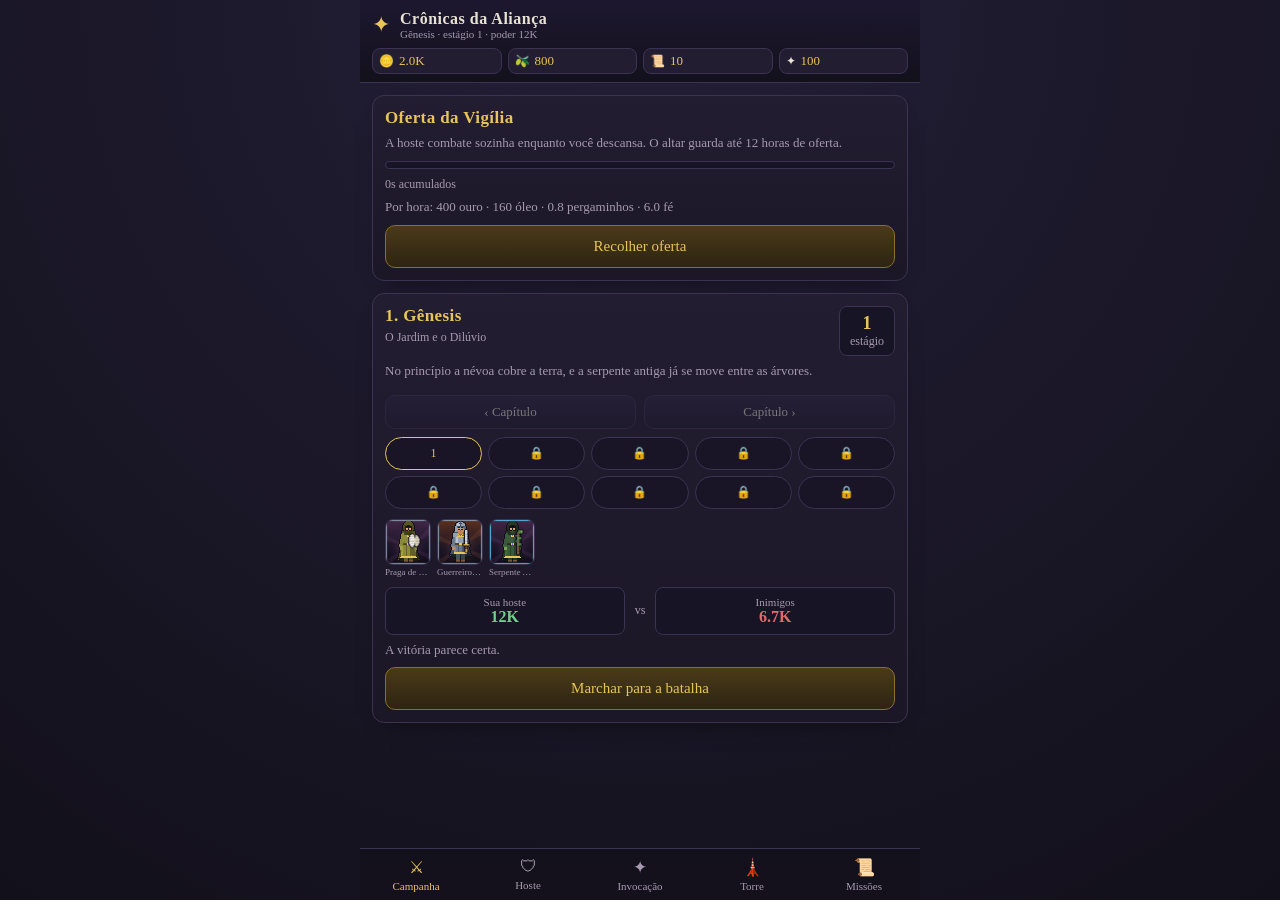
<file: alianca/index.html>
<!DOCTYPE html>
<html lang="pt-br">
<head>
<meta charset="UTF-8">
<meta name="viewport" content="width=device-width, initial-scale=1.0, viewport-fit=cover">
<meta name="theme-color" content="#12101a">
<title>Crônicas da Aliança — RPG Idle Bíblico</title>
<link rel="stylesheet" href="css/estilo.css">
</head>
<body>

<div id="app">
  <header id="barra">
    <div class="marca">
      <span class="marca-icone">✦</span>
      <div>
        <strong>Crônicas da Aliança</strong>
        <small id="subtitulo">A hoste desperta</small>
      </div>
    </div>
    <div id="recursos" class="recursos"></div>
  </header>

  <main id="tela" class="tela"></main>

  <nav id="menu" class="menu">
    <button class="aba" data-tela="campanha"><span>⚔</span>Campanha</button>
    <button class="aba" data-tela="herois"><span>🛡</span>Hoste</button>
    <button class="aba" data-tela="invocacao"><span>✦</span>Invocação</button>
    <button class="aba" data-tela="torre"><span>🗼</span>Torre</button>
    <button class="aba" data-tela="missoes"><span>📜</span>Missões</button>
  </nav>
</div>

<div id="batalha" class="batalha oculta">
  <div class="batalha-topo">
    <div>
      <strong id="batalha-titulo">Batalha</strong>
      <small id="batalha-sub"></small>
    </div>
    <div class="batalha-controles">
      <button class="mini" data-velocidade="1">×1</button>
      <button class="mini" data-velocidade="2">×2</button>
      <button class="mini" data-velocidade="4">×4</button>
      <button class="mini destaque" id="pular">Pular</button>
    </div>
  </div>
  <canvas id="palco"></canvas>
  <div id="log" class="log"></div>
  <div id="resultado" class="resultado oculta"></div>
</div>

<div id="modal" class="modal oculta">
  <div class="modal-caixa">
    <button class="fechar" id="modal-fechar">✕</button>
    <div id="modal-conteudo"></div>
  </div>
</div>

<div id="avisos" class="avisos"></div>

<script src="src/nucleo/util.js"></script>
<script src="src/nucleo/formulas.js"></script>
<script src="src/dados/herois.js"></script>
<script src="src/dados/campanha.js"></script>
<script src="src/combate/motor.js"></script>
<script src="arte/lista.js"></script>
<script src="src/combate/arte-externa.js"></script>
<script src="src/combate/arte.js"></script>
<script src="src/combate/efeitos.js"></script>
<script src="src/combate/cena.js"></script>
<script src="src/nucleo/estado.js"></script>
<script src="src/ui/interface.js"></script>
<script src="src/ui/campanha.js"></script>
<script src="src/ui/herois.js"></script>
<script src="src/ui/save.js"></script>
<script src="src/main.js"></script>
</body>
</html>
</file>
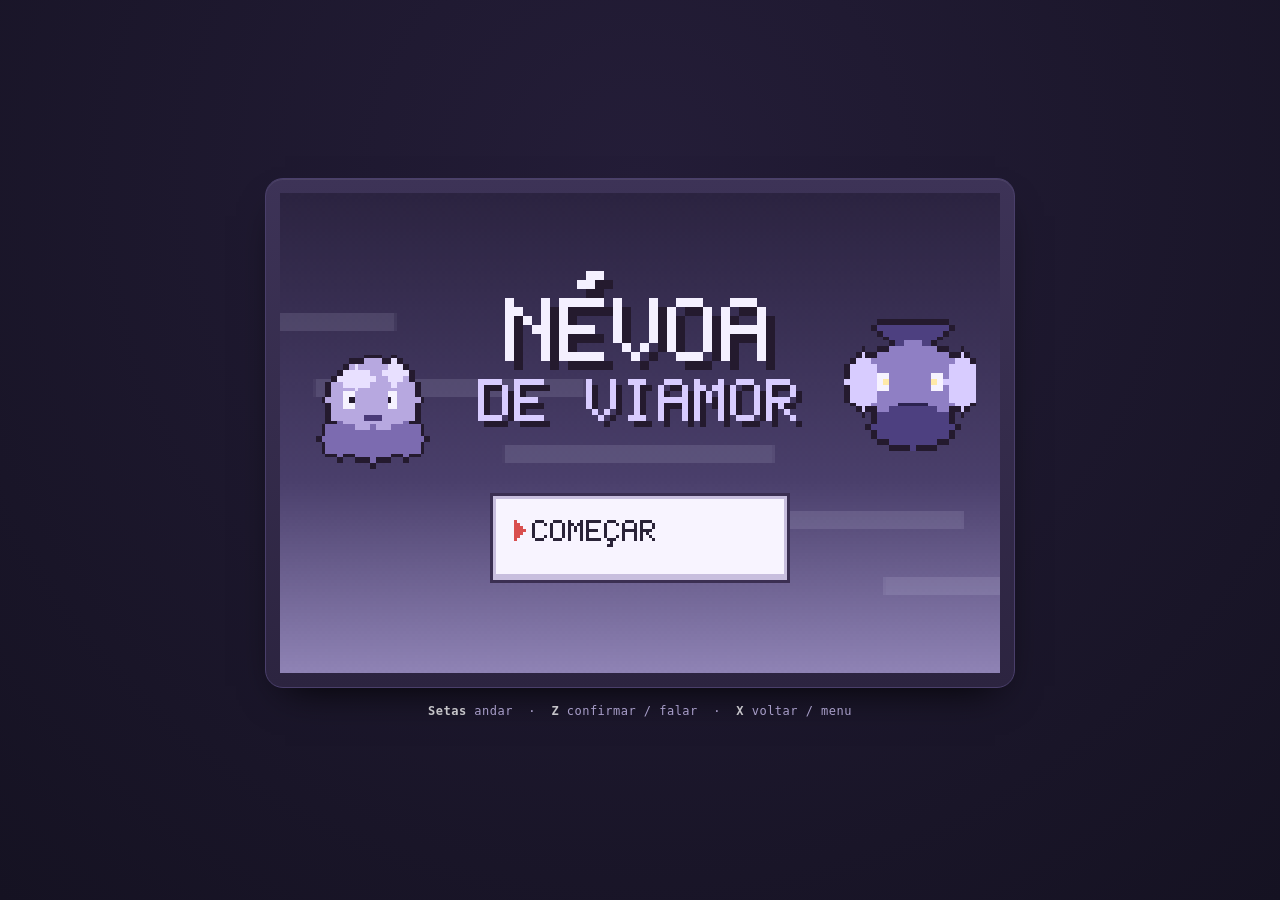
<file: jogo/index.html>
<!DOCTYPE html>
<html lang="pt-br">
<head>
<meta charset="UTF-8">
<meta name="viewport" content="width=device-width, initial-scale=1.0, user-scalable=no">
<title>Névoa de Viamor — Criaturas</title>
<style>
  :root{
    --console:#2c2440;
    --console-alto:#3d3357;
    --fundo:#151222;
    --tecla:#4a3f6b;
    --tecla-ativa:#6f5fa8;
    --texto:#d8ccff;
  }
  *{box-sizing:border-box;}
  html,body{height:100%;margin:0;}
  body{
    background:radial-gradient(circle at 50% 20%, #241d38, var(--fundo));
    color:var(--texto);
    font-family:ui-monospace,SFMono-Regular,Menlo,Consolas,monospace;
    display:flex;
    flex-direction:column;
    align-items:center;
    justify-content:center;
    gap:14px;
    padding:16px;
    overflow:hidden;
    touch-action:manipulation;
    -webkit-user-select:none;
    user-select:none;
  }
  #console{
    background:linear-gradient(180deg,var(--console-alto),var(--console));
    border-radius:18px;
    padding:14px;
    box-shadow:0 18px 40px -20px #000, inset 0 1px 0 rgba(255,255,255,0.08);
    border:1px solid #4a3f6b;
  }
  #palco{
    display:flex;
    align-items:center;
    justify-content:center;
    background:#0b0912;
    border-radius:6px;
    padding:6px;
    width:min(92vw, 720px);
    height:min(56vw, 480px);
  }
  canvas{
    image-rendering:pixelated;
    image-rendering:crisp-edges;
    display:block;
    background:#000;
  }
  #legenda{
    font-size:12px;
    letter-spacing:0.04em;
    opacity:0.75;
    text-align:center;
    line-height:1.6;
  }
  #legenda b{color:#fff;font-weight:600;}
  #touch{
    display:none;
    width:min(92vw,720px);
    justify-content:space-between;
    align-items:center;
    gap:20px;
  }
  .dpad{
    display:grid;
    grid-template-columns:repeat(3,44px);
    grid-template-rows:repeat(3,44px);
  }
  .dpad [data-botao]{grid-area:auto;}
  .dpad .cima{grid-column:2;grid-row:1;}
  .dpad .esq{grid-column:1;grid-row:2;}
  .dpad .dir{grid-column:3;grid-row:2;}
  .dpad .baixo{grid-column:2;grid-row:3;}
  .acoes{display:flex;gap:12px;align-items:center;}
  [data-botao]{
    background:var(--tecla);
    color:#fff;
    border:1px solid #7a68b8;
    border-radius:10px;
    display:flex;
    align-items:center;
    justify-content:center;
    font-size:15px;
    font-weight:600;
    width:44px;
    height:44px;
    cursor:pointer;
  }
  [data-botao]:active{background:var(--tecla-ativa);}
  .acoes [data-botao]{border-radius:50%;width:52px;height:52px;}
  @media (max-width:820px), (pointer:coarse){
    #touch{display:flex;}
    #legenda{display:none;}
    #palco{height:min(62vw,340px);}
  }
</style>
</head>
<body>

<div id="console">
  <div id="palco"><canvas id="tela"></canvas></div>
</div>

<div id="touch">
  <div class="dpad">
    <div class="cima" data-botao="cima">▲</div>
    <div class="esq" data-botao="esq">◀</div>
    <div class="dir" data-botao="dir">▶</div>
    <div class="baixo" data-botao="baixo">▼</div>
  </div>
  <div class="acoes">
    <div data-botao="b">B</div>
    <div data-botao="a">A</div>
  </div>
</div>

<div id="legenda">
  <b>Setas</b> andar &nbsp;·&nbsp; <b>Z</b> confirmar / falar &nbsp;·&nbsp; <b>X</b> voltar / menu
</div>

<script src="src/font.js"></script>
<script src="src/sprites.js"></script>
<script src="src/data.js"></script>
<script src="src/engine.js"></script>
<script src="src/world.js"></script>
<script src="src/battle.js"></script>
<script src="src/main.js"></script>
</body>
</html>
</file>
<file: alianca/css/estilo.css>
:root {
  --fundo: #12101a;
  --fundo-alto: #1b1726;
  --painel: #221d31;
  --borda: #3b3352;
  --ouro: #e8c45a;
  --ouro-escuro: #8a6f2a;
  --texto: #e9e3d4;
  --suave: #a79ab0;
  --verde: #6fd08a;
  --vermelho: #e06a6a;
  --azul: #7fb8e8;
  --roxo: #b07ae0;
}

* { box-sizing: border-box; -webkit-tap-highlight-color: transparent; }

html, body {
  margin: 0;
  min-height: 100%;
  background: radial-gradient(circle at 50% 0%, #241f38, var(--fundo));
  color: var(--texto);
  font-family: "Georgia", "Iowan Old Style", serif;
  font-size: 15px;
}

body { padding-bottom: env(safe-area-inset-bottom); }

#app {
  max-width: 560px;
  margin: 0 auto;
  min-height: 100vh;
  display: flex;
  flex-direction: column;
}

/* ------------------------------------------------------------- cabeçalho */
#barra {
  position: sticky;
  top: 0;
  z-index: 20;
  padding: 10px 12px calc(8px);
  padding-top: calc(10px + env(safe-area-inset-top, 0px));
  background: linear-gradient(180deg, #1d1830, rgba(18, 16, 26, 0.92));
  border-bottom: 1px solid var(--borda);
  backdrop-filter: blur(6px);
}

.marca { display: flex; align-items: center; gap: 10px; }
.marca-icone { font-size: 22px; color: var(--ouro); }
.marca strong { display: block; font-size: 16px; letter-spacing: 0.5px; }
.marca small { display: block; color: var(--suave); font-size: 11px; }

.recursos { display: flex; gap: 6px; margin-top: 8px; flex-wrap: wrap; }
.recurso {
  flex: 1 1 0;
  min-width: 70px;
  background: var(--painel);
  border: 1px solid var(--borda);
  border-radius: 8px;
  padding: 4px 6px;
  font-size: 12px;
  display: flex;
  align-items: center;
  gap: 5px;
}
.recurso b { color: var(--ouro); font-weight: normal; font-size: 13px; }

/* ------------------------------------------------------------------ telas */
.tela { flex: 1; padding: 12px; display: flex; flex-direction: column; gap: 12px; }

.cartao {
  background: linear-gradient(180deg, var(--painel), var(--fundo-alto));
  border: 1px solid var(--borda);
  border-radius: 12px;
  padding: 12px;
  box-shadow: 0 10px 24px -18px #000;
}

.cartao h2 {
  margin: 0 0 4px;
  font-size: 17px;
  color: var(--ouro);
  letter-spacing: 0.4px;
}
.cartao h3 { margin: 0 0 6px; font-size: 14px; color: var(--texto); }
.cartao p { margin: 6px 0; color: var(--suave); font-size: 13px; line-height: 1.45; }
.legenda { color: var(--suave); font-size: 12px; }

.botao {
  display: block;
  width: 100%;
  padding: 12px;
  border-radius: 10px;
  border: 1px solid var(--ouro-escuro);
  background: linear-gradient(180deg, #4a3a18, #2d2412);
  color: var(--ouro);
  font-family: inherit;
  font-size: 15px;
  cursor: pointer;
  margin-top: 8px;
}
.botao:active { transform: translateY(1px); }
.botao[disabled] { opacity: 0.45; cursor: default; }
.botao.secundario {
  background: linear-gradient(180deg, #2a2440, #1e1a2e);
  border-color: var(--borda);
  color: var(--texto);
}
.botao.pequeno { padding: 8px; font-size: 13px; }

.linha-botoes { display: flex; gap: 8px; }
.linha-botoes .botao { margin-top: 8px; }

/* -------------------------------------------------------------- campanha */
.cabecalho-capitulo { display: flex; justify-content: space-between; align-items: flex-start; gap: 8px; }
.selo-estagio {
  background: #171426;
  border: 1px solid var(--borda);
  border-radius: 8px;
  padding: 6px 10px;
  text-align: center;
  font-size: 12px;
  color: var(--suave);
  white-space: nowrap;
}
.selo-estagio b { display: block; font-size: 18px; color: var(--ouro); }

.poderes { display: flex; align-items: center; gap: 10px; margin-top: 10px; }
.poder { flex: 1; text-align: center; background: #171426; border: 1px solid var(--borda); border-radius: 8px; padding: 8px; }
.poder small { display: block; color: var(--suave); font-size: 11px; }
.poder b { font-size: 16px; }
.poder.aliado b { color: var(--verde); }
.poder.inimigo b { color: var(--vermelho); }
.poder-vs { color: var(--suave); font-size: 12px; }

.fileira-retratos { display: flex; gap: 6px; flex-wrap: wrap; margin-top: 10px; }
.retrato-mini { width: 46px; text-align: center; }
.retrato-mini canvas {
  width: 46px; height: 46px;
  border-radius: 8px;
  border: 1px solid var(--borda);
  display: block;
}
.retrato-mini small { font-size: 9px; color: var(--suave); display: block; margin-top: 2px; overflow: hidden; text-overflow: ellipsis; white-space: nowrap; }

.barra-ociosa { height: 8px; background: #171426; border-radius: 4px; overflow: hidden; border: 1px solid var(--borda); margin: 8px 0; }
.barra-ociosa span { display: block; height: 100%; background: linear-gradient(90deg, var(--ouro-escuro), var(--ouro)); }
.ganhos { display: flex; gap: 8px; flex-wrap: wrap; font-size: 12px; color: var(--suave); }
.ganhos span b { color: var(--ouro); font-weight: normal; }

/* ---------------------------------------------------------------- heróis */
.grade-herois { display: grid; grid-template-columns: repeat(auto-fill, minmax(96px, 1fr)); gap: 8px; }
.carta-heroi {
  background: #191527;
  border: 1px solid var(--borda);
  border-radius: 10px;
  padding: 6px;
  cursor: pointer;
  position: relative;
  text-align: center;
}
.carta-heroi.na-hoste { border-color: var(--ouro); box-shadow: 0 0 0 1px rgba(232,196,90,0.25) inset; }
.carta-heroi canvas { width: 100%; aspect-ratio: 1; border-radius: 8px; display: block; }
.carta-heroi .nome { font-size: 12px; margin-top: 4px; display: block; overflow: hidden; text-overflow: ellipsis; white-space: nowrap; }
.carta-heroi .estrelas { font-size: 10px; color: var(--ouro); letter-spacing: -1px; display: block; }
.carta-heroi .classe { position: absolute; bottom: 44px; right: 10px; font-size: 11px; opacity: 0.85; }
.carta-heroi .nivel {
  position: absolute; top: 8px; left: 8px;
  background: rgba(10,8,16,0.8); border-radius: 5px; padding: 1px 5px; font-size: 10px;
}
.faixa-raridade { position: absolute; top: 8px; right: 8px; width: 9px; height: 9px; border-radius: 50%; }

.detalhe-topo { display: flex; gap: 12px; }
.detalhe-topo canvas { width: 104px; height: 104px; border-radius: 10px; border: 1px solid var(--borda); flex: none; }
.atributos { display: grid; grid-template-columns: 1fr 1fr; gap: 4px 10px; margin: 10px 0; font-size: 13px; }
.atributos div { display: flex; justify-content: space-between; border-bottom: 1px dotted #2f2942; padding: 2px 0; }
.atributos span { color: var(--suave); }

.habilidade { background: #171426; border: 1px solid var(--borda); border-radius: 8px; padding: 8px; margin-top: 8px; }
.habilidade b { color: var(--ouro); font-size: 13px; }
.habilidade small { display: block; color: var(--suave); font-size: 12px; margin-top: 3px; line-height: 1.4; }

.reliquias { display: grid; grid-template-columns: repeat(4, 1fr); gap: 6px; margin-top: 8px; }
.reliquia { background: #171426; border: 1px solid var(--borda); border-radius: 8px; padding: 6px; text-align: center; font-size: 11px; cursor: pointer; }
.reliquia b { display: block; color: var(--ouro); font-size: 14px; }

.filtros { display: flex; gap: 6px; flex-wrap: wrap; margin-bottom: 8px; }
.filtro {
  background: #191527; border: 1px solid var(--borda); color: var(--suave);
  border-radius: 20px; padding: 4px 10px; font-size: 12px; cursor: pointer; font-family: inherit;
}
.filtro.ativo { border-color: var(--ouro); color: var(--ouro); }

/* ------------------------------------------------------------- invocação */
.resultado-invocacao { display: grid; grid-template-columns: repeat(auto-fill, minmax(88px, 1fr)); gap: 8px; margin-top: 10px; }
.novo-heroi { position: relative; text-align: center; background: #191527; border: 1px solid var(--borda); border-radius: 10px; padding: 6px; }
.novo-heroi canvas { width: 100%; aspect-ratio: 1; border-radius: 8px; }
.novo-heroi .nome, .novo-heroi .estrelas { display: block; font-size: 12px; margin-top: 3px; }
.novo-heroi .estrelas { font-size: 10px; }
.selo-novo { position: absolute; top: 4px; right: 4px; background: var(--ouro); color: #1a1410; font-size: 9px; border-radius: 4px; padding: 1px 4px; }

.taxas { display: flex; gap: 8px; flex-wrap: wrap; font-size: 12px; color: var(--suave); margin-top: 8px; }
.taxas b { font-weight: normal; }

/* ------------------------------------------------------ guardar/restaurar */
.campo-save {
  width: 100%;
  height: 110px;
  margin-top: 8px;
  padding: 8px;
  background: #100d1a;
  border: 1px solid var(--borda);
  border-radius: 8px;
  color: var(--texto);
  font-family: ui-monospace, SFMono-Regular, Menlo, Consolas, monospace;
  font-size: 11px;
  line-height: 1.4;
  word-break: break-all;
  resize: vertical;
}
.campo-arquivo {
  width: 100%;
  margin-top: 8px;
  color: var(--suave);
  font-family: inherit;
  font-size: 12px;
}

/* --------------------------------------------------------------- missões */
.missao { display: flex; align-items: center; gap: 10px; background: #171426; border: 1px solid var(--borda); border-radius: 8px; padding: 8px; margin-top: 8px; }
.missao .info { flex: 1; }
.missao .info small { color: var(--suave); font-size: 11px; }
.barra-missao { height: 5px; background: #0f0d18; border-radius: 3px; margin-top: 4px; overflow: hidden; }
.barra-missao span { display: block; height: 100%; background: var(--verde); }
.botao-mini {
  border: 1px solid var(--ouro-escuro); background: #2d2412; color: var(--ouro);
  border-radius: 8px; padding: 6px 10px; font-size: 12px; font-family: inherit; cursor: pointer;
}
.botao-mini[disabled] { opacity: 0.4; }

/* ----------------------------------------------------------------- menu */
.menu {
  position: sticky;
  bottom: 0;
  display: flex;
  background: linear-gradient(180deg, rgba(18,16,26,0.92), #14111d);
  border-top: 1px solid var(--borda);
  padding-bottom: env(safe-area-inset-bottom, 0px);
  z-index: 20;
}
.aba {
  flex: 1;
  background: none;
  border: none;
  color: var(--suave);
  font-family: inherit;
  font-size: 11px;
  padding: 8px 2px;
  cursor: pointer;
  display: flex;
  flex-direction: column;
  align-items: center;
  gap: 2px;
}
.aba span { font-size: 17px; }
.aba.ativa { color: var(--ouro); }

/* -------------------------------------------------------------- batalha */
.batalha {
  position: fixed;
  inset: 0;
  z-index: 40;
  background: #0c0a14;
  display: flex;
  flex-direction: column;
  padding: env(safe-area-inset-top, 0px) 0 env(safe-area-inset-bottom, 0px);
}
.batalha.oculta, .oculta { display: none !important; }
.batalha-topo { display: flex; justify-content: space-between; align-items: center; padding: 10px 12px; gap: 8px; }
.batalha-topo strong { display: block; font-size: 15px; color: var(--ouro); }
.batalha-topo small { color: var(--suave); font-size: 11px; }
.batalha-controles { display: flex; gap: 5px; }
.mini {
  background: #1e1a2c; border: 1px solid var(--borda); color: var(--suave);
  border-radius: 7px; padding: 6px 9px; font-size: 12px; font-family: inherit; cursor: pointer;
}
.mini.ativa { border-color: var(--ouro); color: var(--ouro); }
.mini.destaque { border-color: var(--ouro-escuro); color: var(--ouro); }

#palco { display: block; margin: 0 auto; background: #0a0812; image-rendering: pixelated; }

.grade-estagios { display: grid; grid-template-columns: repeat(5, 1fr); gap: 6px; margin: 8px 0; }
.grade-estagios .filtro { text-align: center; padding: 8px 0; }

.log {
  flex: 1;
  min-height: 84px;
  max-height: 34vh;
  overflow-y: auto;
  padding: 10px 12px;
  font-size: 12px;
  line-height: 1.6;
  color: var(--suave);
}
.linha-log { opacity: 0.9; }
.log-aliado { color: var(--verde); }
.log-inimigo { color: var(--vermelho); }
.log-passiva { color: var(--ouro); }

.resultado {
  position: absolute;
  inset: 0;
  background: rgba(8, 6, 14, 0.9);
  display: flex;
  flex-direction: column;
  justify-content: center;
  align-items: center;
  padding: 24px;
  text-align: center;
  z-index: 5;
}
.resultado h2 { font-size: 30px; margin: 0 0 6px; }
.resultado .vitoria { color: var(--ouro); }
.resultado .derrota { color: var(--vermelho); }
.resultado .botao { max-width: 260px; }

/* --------------------------------------------------------------- modais */
.modal { position: fixed; inset: 0; background: rgba(6,5,10,0.78); z-index: 50; display: flex; align-items: flex-end; justify-content: center; }
.modal-caixa {
  background: linear-gradient(180deg, var(--painel), var(--fundo-alto));
  border: 1px solid var(--borda);
  border-radius: 14px 14px 0 0;
  width: 100%;
  max-width: 560px;
  max-height: 88vh;
  overflow-y: auto;
  padding: 16px;
  padding-bottom: calc(16px + env(safe-area-inset-bottom, 0px));
  position: relative;
}
.fechar {
  position: absolute; top: 10px; right: 10px;
  background: none; border: none; color: var(--suave); font-size: 18px; cursor: pointer;
}

.avisos { position: fixed; left: 0; right: 0; bottom: 74px; display: flex; flex-direction: column; align-items: center; gap: 6px; z-index: 60; pointer-events: none; }
.aviso {
  background: rgba(28,24,42,0.96);
  border: 1px solid var(--borda);
  border-radius: 20px;
  padding: 8px 16px;
  font-size: 13px;
  animation: subir 0.25s ease;
}
@keyframes subir { from { transform: translateY(8px); opacity: 0; } }

@media (min-width: 620px) {
  body { font-size: 16px; }
  .batalha { justify-content: center; }
  .batalha-topo, .log { width: 100%; max-width: 760px; margin-left: auto; margin-right: auto; }
  .log { max-height: 26vh; }
}
</file>
